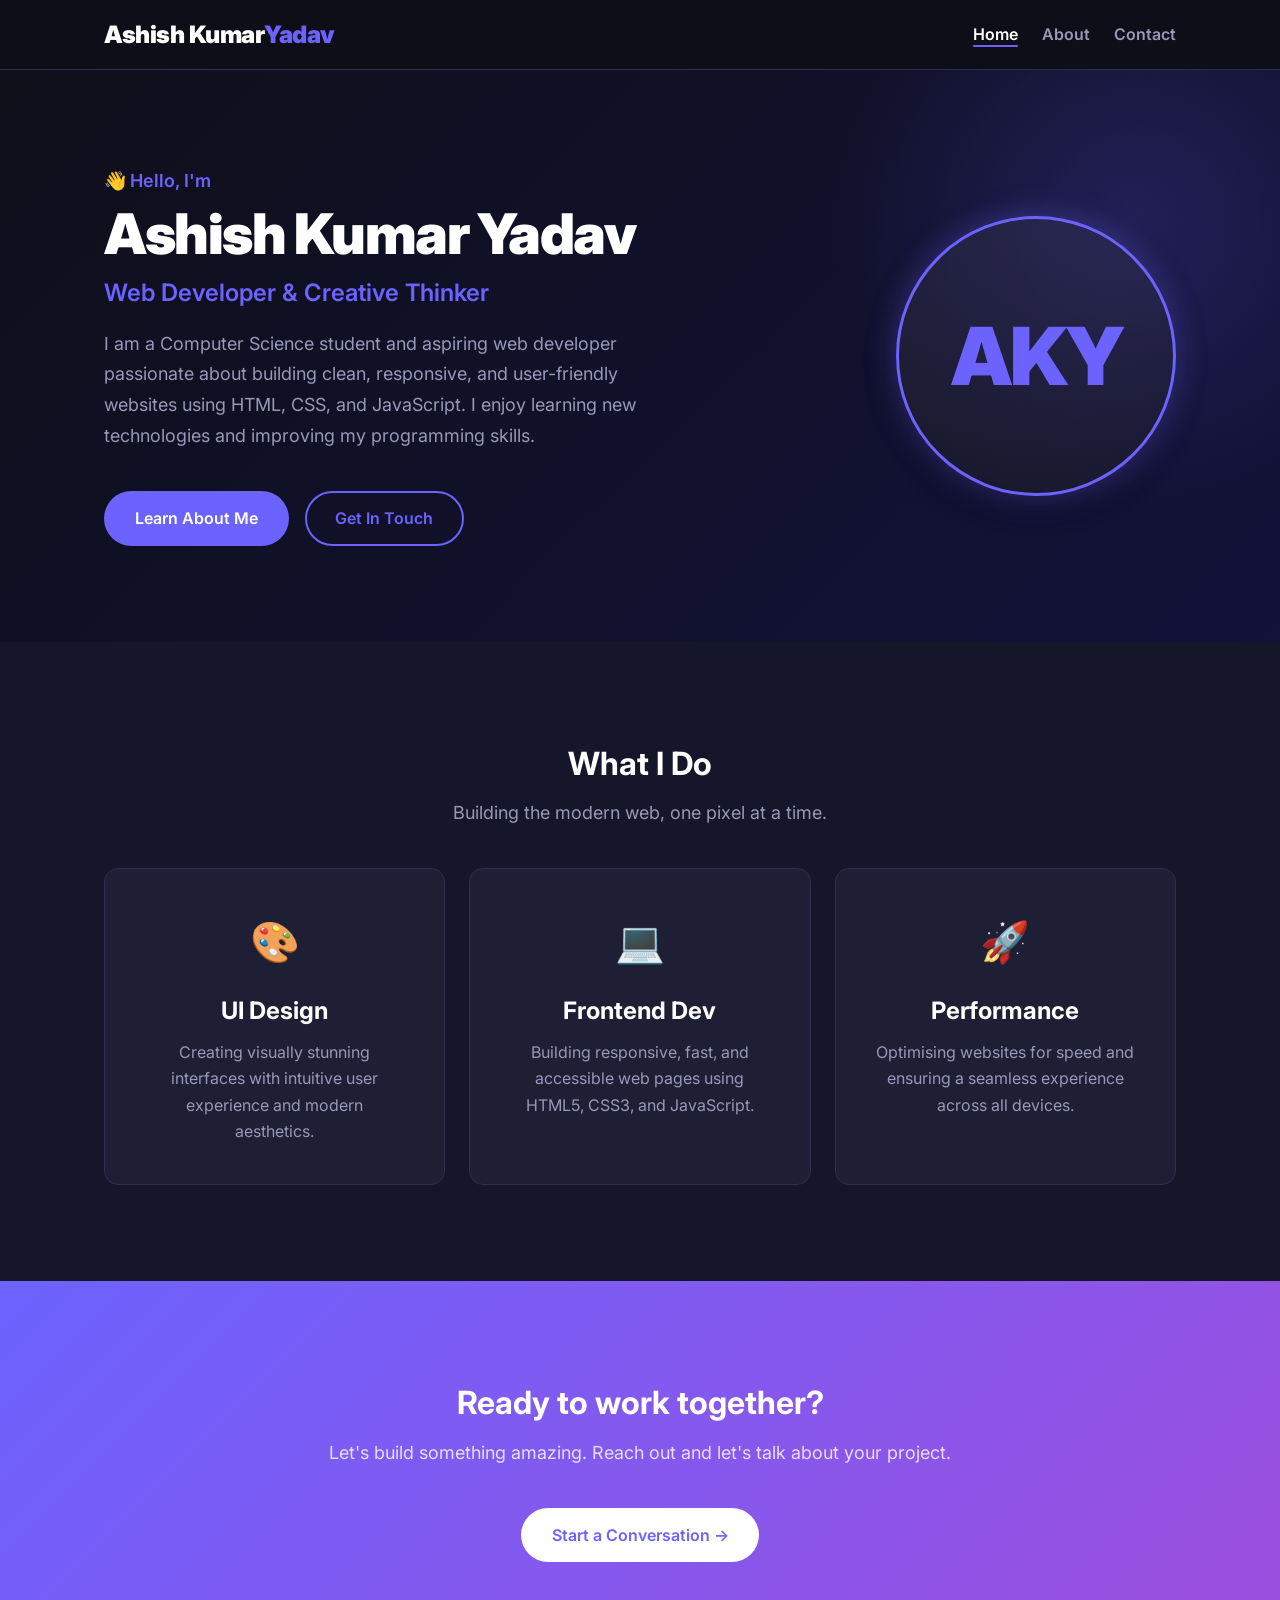
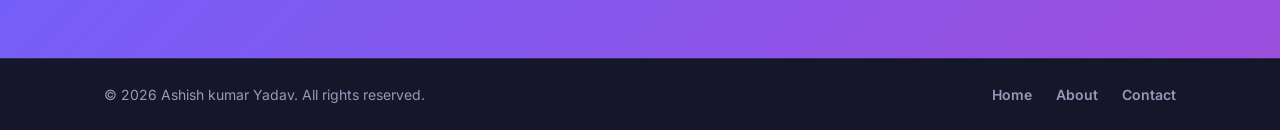
<file: index.html>
<!DOCTYPE html>
<html lang="en">
<head>
  <meta charset="UTF-8" />
  <meta name="viewport" content="width=device-width, initial-scale=1.0" />
  <meta name="description" content="Welcome to Ashish Kumar Yadav personal portfolio website. Explore my work, skills, and interests." />
  <title>Home | Ashish Kumar Yadav</title>
  <link rel="stylesheet" href="css/style.css" />
  <link href="https://fonts.googleapis.com/css2?family=Inter:wght@300;400;600;700;900&display=swap" rel="stylesheet" />
</head>
<body>

  <!-- ===== HEADER & NAV ===== -->
  <header class="site-header">
    <div class="container nav-container">
      <a href="index.html" class="logo">Ashish Kumar<span>Yadav</span></a>
      <button class="hamburger" id="hamburger" aria-label="Toggle navigation" aria-expanded="false">
        <span></span><span></span><span></span>
      </button>
      <nav class="nav-menu" id="navMenu">
        <ul class="nav-list">
          <li><a href="index.html" class="nav-link active">Home</a></li>
          <li><a href="about.html" class="nav-link">About</a></li>
          <li><a href="contact.html" class="nav-link">Contact</a></li>
        </ul>
      </nav>
    </div>
  </header>

  <!-- ===== MAIN ===== -->
  <main>

    <!-- Hero Section -->
    <section class="hero" id="hero">
      <div class="container hero-content">
        <div class="hero-text">
          <p class="hero-greeting">👋 Hello, I'm</p>
          <h1 class="hero-name">Ashish Kumar Yadav</h1>
          <p class="hero-tagline">Web Developer &amp; Creative Thinker</p>
          <p class="hero-description">
            I am a Computer Science student and aspiring web developer passionate about building
            clean, responsive, and user-friendly websites using HTML, CSS, and JavaScript.
            I enjoy learning new technologies and improving my programming skills.
          </p>
          <div class="hero-actions">
            <a href="about.html" class="btn btn-primary">Learn About Me</a>
            <a href="contact.html" class="btn btn-outline">Get In Touch</a>
          </div>
        </div>
        <div class="hero-visual" aria-hidden="true">
          <div class="avatar-ring">
            <div class="avatar-inner">AKY</div>
          </div>
        </div>
      </div>
    </section>

    <!-- Introduction Section -->
    <section class="intro-section" id="intro">
      <div class="container">
        <h2 class="section-title">What I Do</h2>
        <p class="section-subtitle">Building the modern web, one pixel at a time.</p>
        <div class="cards-grid">
          <article class="card">
            <div class="card-icon">🎨</div>
            <h3>UI Design</h3>
            <p>Creating visually stunning interfaces with intuitive user experience and modern aesthetics.</p>
          </article>
          <article class="card">
            <div class="card-icon">💻</div>
            <h3>Frontend Dev</h3>
            <p>Building responsive, fast, and accessible web pages using HTML5, CSS3, and JavaScript.</p>
          </article>
          <article class="card">
            <div class="card-icon">🚀</div>
            <h3>Performance</h3>
            <p>Optimising websites for speed and ensuring a seamless experience across all devices.</p>
          </article>
        </div>
      </div>
    </section>

    <!-- CTA Section -->
    <section class="cta-section">
      <div class="container cta-content">
        <h2>Ready to work together?</h2>
        <p>Let's build something amazing. Reach out and let's talk about your project.</p>
        <a href="contact.html" class="btn btn-light">Start a Conversation →</a>
      </div>
    </section>

  </main>

  <!-- ===== FOOTER ===== -->
  <footer class="site-footer">
    <div class="container footer-container">
      <p>&copy; 2026 Ashish kumar Yadav. All rights reserved.</p>
      <nav aria-label="Footer navigation">
        <a href="index.html">Home</a>
        <a href="about.html">About</a>
        <a href="contact.html">Contact</a>
      </nav>
    </div>
  </footer>

  <script src="js/script.js"></script>
</body>
</html>
</file>
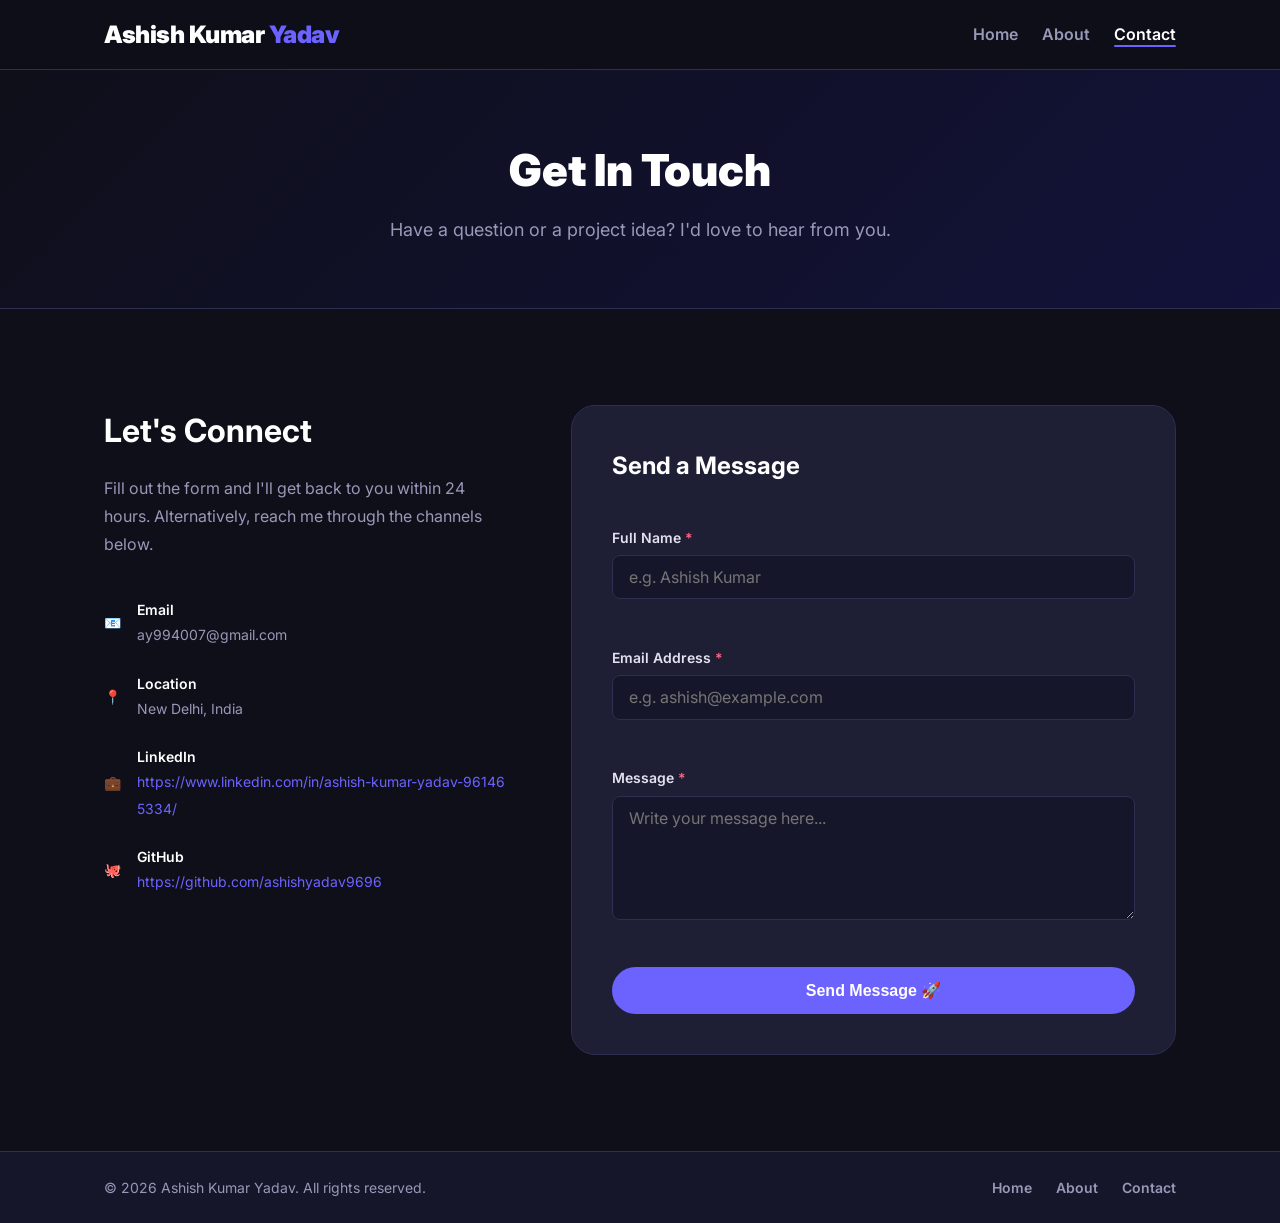
<file: contact.html>
<!DOCTYPE html>
<html lang="en">
<head>
  <meta charset="UTF-8" />
  <meta name="viewport" content="width=device-width, initial-scale=1.0" />
  <meta name="description" content="Get in touch with Ashish kumar Yadav — web developer and student." />
  <title>Contact | Ashish Kumar Yadav</title>
  <link rel="stylesheet" href="css/style.css" />
  <link href="https://fonts.googleapis.com/css2?family=Inter:wght@300;400;600;700;900&display=swap" rel="stylesheet" />
</head>
<body>

  <!-- ===== HEADER & NAV ===== -->
  <header class="site-header">
    <div class="container nav-container">
      <a href="index.html" class="logo">Ashish Kumar <span>Yadav</span></a>
      <button class="hamburger" id="hamburger" aria-label="Toggle navigation" aria-expanded="false">
        <span></span><span></span><span></span>
      </button>
      <nav class="nav-menu" id="navMenu">
        <ul class="nav-list">
          <li><a href="index.html" class="nav-link">Home</a></li>
          <li><a href="about.html" class="nav-link">About</a></li>
          <li><a href="contact.html" class="nav-link active">Contact</a></li>
        </ul>
      </nav>
    </div>
  </header>

  <!-- ===== MAIN ===== -->
  <main>

    <!-- Page Hero -->
    <section class="page-hero">
      <div class="container">
        <h1>Get In Touch</h1>
        <p>Have a question or a project idea? I'd love to hear from you.</p>
      </div>
    </section>

    <!-- Contact Section -->
    <section class="contact-section">
      <div class="container contact-grid">

        <!-- Contact Info -->
        <aside class="contact-info">
          <h2>Let's Connect</h2>
          <p>Fill out the form and I'll get back to you within 24 hours. Alternatively, reach me through the channels below.</p>
          <ul class="contact-details">
            <li>
              <span class="contact-icon">📧</span>
              <div>
                <strong>Email</strong>
                <span>ay994007@gmail.com</span>
              </div>
            </li>
            <li>
              <span class="contact-icon">📍</span>
              <div>
                <strong>Location</strong>
                <span>New Delhi, India</span>
              </div>
            </li>
            <li>
              <span class="contact-icon">💼</span>
              <div>
                <strong>LinkedIn</strong>
                <a href="https://www.linkedin.com/in/ashish-kumar-yadav-961465334/" target="_blank" rel="noopener noreferrer">https://www.linkedin.com/in/ashish-kumar-yadav-961465334/</a>
              </div>
            </li>
            <li>
              <span class="contact-icon">🐙</span>
              <div>
                <strong>GitHub</strong>
                <a href="https://github.com/ashishyadav9696" target="_blank" rel="noopener noreferrer">https://github.com/ashishyadav9696</a>
              </div>
            </li>
          </ul>
        </aside>

        <!-- Contact Form -->
        <div class="contact-form-wrapper">
          <form id="contactForm" class="contact-form" novalidate>
            <h2>Send a Message</h2>

            <!-- Name Field -->
            <div class="form-group">
              <label for="name">Full Name <span class="required">*</span></label>
              <input
                type="text"
                id="name"
                name="name"
                placeholder="e.g. Ashish Kumar"
                autocomplete="name"
              />
              <span class="error-msg" id="nameError" role="alert"></span>
            </div>

            <!-- Email Field -->
            <div class="form-group">
              <label for="email">Email Address <span class="required">*</span></label>
              <input
                type="email"
                id="email"
                name="email"
                placeholder="e.g. ashish@example.com"
                autocomplete="email"
              />
              <span class="error-msg" id="emailError" role="alert"></span>
            </div>

            <!-- Message Field -->
            <div class="form-group">
              <label for="message">Message <span class="required">*</span></label>
              <textarea
                id="message"
                name="message"
                rows="5"
                placeholder="Write your message here..."
              ></textarea>
              <span class="error-msg" id="messageError" role="alert"></span>
            </div>

            <button type="submit" class="btn btn-primary btn-full" id="submitBtn">
              Send Message 🚀
            </button>
          </form>

          <!-- Success Message (hidden by default) -->
          <div class="success-panel" id="successPanel" aria-live="polite" hidden>
            <div class="success-icon">✅</div>
            <h3>Message Sent!</h3>
            <p id="successSummary"></p>
            <button class="btn btn-outline" id="resetBtn">Send Another Message</button>
          </div>
        </div>

      </div>
    </section>

  </main>

  <!-- ===== FOOTER ===== -->
  <footer class="site-footer">
    <div class="container footer-container">
      <p>&copy; 2026 Ashish Kumar Yadav. All rights reserved.</p>
      <nav aria-label="Footer navigation">
        <a href="index.html">Home</a>
        <a href="about.html">About</a>
        <a href="contact.html">Contact</a>
      </nav>
    </div>
  </footer>

  <script src="js/script.js"></script>
</body>
</html>
</file>
<file: css/style.css>
/* ============================================================
   style.css — Alex Carter Portfolio Website
   A modern, responsive stylesheet using Flexbox + media queries
   ============================================================ */

/* ── 1. CSS Custom Properties (Design Tokens) ─────────────── */
:root {
  --clr-primary:     #6c63ff;
  --clr-primary-dk:  #574fd6;
  --clr-accent:      #ff6584;
  --clr-bg:          #0f0f1a;
  --clr-bg-alt:      #16162a;
  --clr-surface:     #1e1e35;
  --clr-border:      #2e2e50;
  --clr-text:        #e2e2f0;
  --clr-muted:       #9898b8;
  --clr-white:       #ffffff;

  --ff-base:   'Inter', system-ui, sans-serif;
  --fw-light:  300;
  --fw-reg:    400;
  --fw-semi:   600;
  --fw-bold:   700;
  --fw-black:  900;

  --fs-sm:   0.875rem;
  --fs-base: 1rem;
  --fs-lg:   1.125rem;
  --fs-xl:   1.5rem;
  --fs-2xl:  2rem;
  --fs-3xl:  2.75rem;
  --fs-4xl:  3.5rem;

  --space-xs:  0.5rem;
  --space-sm:  1rem;
  --space-md:  1.5rem;
  --space-lg:  2.5rem;
  --space-xl:  4rem;
  --space-2xl: 6rem;

  --radius-sm: 8px;
  --radius-md: 14px;
  --radius-lg: 24px;
  --radius-full: 9999px;

  --shadow-sm: 0 2px 8px rgba(0,0,0,.35);
  --shadow-md: 0 8px 30px rgba(0,0,0,.45);
  --shadow-glow: 0 0 30px rgba(108,99,255,.4);

  --transition: 0.25s ease;
  --nav-height: 70px;
}

/* ── 2. Reset & Base ──────────────────────────────────────── */
*, *::before, *::after { box-sizing: border-box; margin: 0; padding: 0; }

html { scroll-behavior: smooth; }

body {
  font-family: var(--ff-base);
  font-size:   var(--fs-base);
  font-weight: var(--fw-reg);
  color:       var(--clr-text);
  background:  var(--clr-bg);
  line-height: 1.65;
  min-height:  100vh;
  display:     flex;
  flex-direction: column;
}

main { flex: 1; }

img { display: block; max-width: 100%; }

a { color: inherit; text-decoration: none; transition: color var(--transition); }

ul { list-style: none; }

/* ── 3. Utilities ─────────────────────────────────────────── */
.container {
  width: 100%;
  max-width: 1120px;
  margin-inline: auto;
  padding-inline: var(--space-md);
}

.section-title {
  font-size: var(--fs-2xl);
  font-weight: var(--fw-bold);
  color: var(--clr-white);
  text-align: center;
  margin-bottom: var(--space-xs);
}

.section-subtitle {
  text-align: center;
  color: var(--clr-muted);
  margin-bottom: var(--space-lg);
  font-size: var(--fs-lg);
}

/* ── 4. Buttons ───────────────────────────────────────────── */
.btn {
  display: inline-flex;
  align-items: center;
  gap: 0.4rem;
  padding: 0.75rem 1.8rem;
  border-radius: var(--radius-full);
  font-weight: var(--fw-semi);
  font-size: var(--fs-base);
  cursor: pointer;
  border: 2px solid transparent;
  transition: all var(--transition);
  white-space: nowrap;
}

.btn-primary {
  background: var(--clr-primary);
  color: var(--clr-white);
}
.btn-primary:hover {
  background: var(--clr-primary-dk);
  transform: translateY(-2px);
  box-shadow: var(--shadow-glow);
}

.btn-outline {
  border-color: var(--clr-primary);
  color: var(--clr-primary);
  background: transparent;
}
.btn-outline:hover {
  background: var(--clr-primary);
  color: var(--clr-white);
  transform: translateY(-2px);
}

.btn-light {
  background: var(--clr-white);
  color: var(--clr-primary);
}
.btn-light:hover {
  background: var(--clr-primary);
  color: var(--clr-white);
  transform: translateY(-2px);
}

.btn-full { width: 100%; justify-content: center; }

/* ── 5. Header & Navigation ───────────────────────────────── */
.site-header {
  position: sticky;
  top: 0;
  z-index: 100;
  height: var(--nav-height);
  background: rgba(15, 15, 26, 0.85);
  backdrop-filter: blur(14px);
  border-bottom: 1px solid var(--clr-border);
}

.nav-container {
  display: flex;
  align-items: center;
  justify-content: space-between;
  height: 100%;
}

/* Logo */
.logo {
  font-size: var(--fs-xl);
  font-weight: var(--fw-black);
  color: var(--clr-white);
  letter-spacing: -0.5px;
}
.logo span { color: var(--clr-primary); }

/* Nav list */
.nav-list {
  display: flex;
  gap: var(--space-md);
}

.nav-link {
  font-weight: var(--fw-semi);
  color: var(--clr-muted);
  position: relative;
  padding-bottom: 3px;
}
.nav-link::after {
  content: '';
  position: absolute;
  bottom: 0; left: 0;
  width: 0; height: 2px;
  background: var(--clr-primary);
  border-radius: var(--radius-full);
  transition: width var(--transition);
}
.nav-link:hover,
.nav-link.active {
  color: var(--clr-white);
}
.nav-link:hover::after,
.nav-link.active::after {
  width: 100%;
}

/* Hamburger */
.hamburger {
  display: none;
  flex-direction: column;
  justify-content: space-between;
  width: 28px;
  height: 20px;
  background: none;
  border: none;
  cursor: pointer;
  padding: 0;
}
.hamburger span {
  display: block;
  height: 2px;
  width: 100%;
  background: var(--clr-white);
  border-radius: var(--radius-full);
  transition: transform var(--transition), opacity var(--transition);
}
/* Hamburger open state */
.hamburger.open span:nth-child(1) { transform: translateY(9px) rotate(45deg); }
.hamburger.open span:nth-child(2) { opacity: 0; }
.hamburger.open span:nth-child(3) { transform: translateY(-9px) rotate(-45deg); }

/* ── 6. Hero Section ──────────────────────────────────────── */
.hero {
  padding-block: var(--space-2xl);
  background: linear-gradient(135deg, var(--clr-bg) 0%, #12123a 100%);
  position: relative;
  overflow: hidden;
}
.hero::before {
  content: '';
  position: absolute;
  top: -150px; right: -150px;
  width: 600px; height: 600px;
  background: radial-gradient(circle, rgba(108,99,255,.18) 0%, transparent 70%);
  pointer-events: none;
}

.hero-content {
  display: flex;
  align-items: center;
  justify-content: space-between;
  gap: var(--space-xl);
}

.hero-text { flex: 1; max-width: 560px; }

.hero-greeting {
  font-size: var(--fs-lg);
  color: var(--clr-primary);
  font-weight: var(--fw-semi);
  margin-bottom: var(--space-xs);
}

.hero-name {
  font-size: clamp(2.5rem, 6vw, var(--fs-4xl));
  font-weight: var(--fw-black);
  color: var(--clr-white);
  line-height: 1.1;
  letter-spacing: -1.5px;
  margin-bottom: var(--space-xs);
}

.hero-tagline {
  font-size: var(--fs-xl);
  color: var(--clr-primary);
  font-weight: var(--fw-semi);
  margin-bottom: var(--space-sm);
}

.hero-description {
  color: var(--clr-muted);
  font-size: var(--fs-lg);
  line-height: 1.7;
  margin-bottom: var(--space-lg);
}

.hero-actions {
  display: flex;
  flex-wrap: wrap;
  gap: var(--space-sm);
}

/* Avatar */
.hero-visual { flex-shrink: 0; }

.avatar-ring {
  width: 280px; height: 280px;
  border-radius: 50%;
  border: 3px solid var(--clr-primary);
  display: flex;
  align-items: center;
  justify-content: center;
  background: linear-gradient(135deg, var(--clr-surface), var(--clr-bg-alt));
  box-shadow: var(--shadow-glow), var(--shadow-md);
  animation: floatAvatar 4s ease-in-out infinite;
}

.avatar-ring.large { width: 200px; height: 200px; }

.avatar-inner {
  font-size: 5rem;
  font-weight: var(--fw-black);
  color: var(--clr-primary);
  letter-spacing: -2px;
}

.avatar-ring.large .avatar-inner { font-size: 3.5rem; }

@keyframes floatAvatar {
  0%, 100% { transform: translateY(0); }
  50%       { transform: translateY(-14px); }
}

/* ── 7. Intro / Cards Section ─────────────────────────────── */
.intro-section {
  padding-block: var(--space-2xl);
  background: var(--clr-bg-alt);
}

.cards-grid {
  display: grid;
  grid-template-columns: repeat(auto-fit, minmax(260px, 1fr));
  gap: var(--space-md);
}

.card {
  background: var(--clr-surface);
  border: 1px solid var(--clr-border);
  border-radius: var(--radius-md);
  padding: var(--space-lg);
  transition: transform var(--transition), box-shadow var(--transition), border-color var(--transition);
  text-align: center;
}
.card:hover {
  transform: translateY(-6px);
  box-shadow: var(--shadow-glow);
  border-color: var(--clr-primary);
}

.card-icon { font-size: 2.5rem; margin-bottom: var(--space-sm); }
.card h3   { font-size: var(--fs-xl); color: var(--clr-white); margin-bottom: var(--space-xs); }
.card p    { color: var(--clr-muted); line-height: 1.65; }

/* ── 8. CTA Section ───────────────────────────────────────── */
.cta-section {
  padding-block: var(--space-2xl);
  background: linear-gradient(135deg, var(--clr-primary) 0%, #9d4edd 100%);
}

.cta-content {
  text-align: center;
}
.cta-content h2 {
  font-size: var(--fs-2xl);
  font-weight: var(--fw-bold);
  color: var(--clr-white);
  margin-bottom: var(--space-xs);
}
.cta-content p {
  color: rgba(255,255,255,.8);
  margin-bottom: var(--space-lg);
  font-size: var(--fs-lg);
}

/* ── 9. Page Hero (About / Contact) ───────────────────────── */
.page-hero {
  padding-block: var(--space-xl);
  background: linear-gradient(135deg, var(--clr-bg) 0%, #12123a 100%);
  text-align: center;
  border-bottom: 1px solid var(--clr-border);
}
.page-hero h1 {
  font-size: clamp(2rem, 5vw, var(--fs-3xl));
  font-weight: var(--fw-black);
  color: var(--clr-white);
  margin-bottom: var(--space-xs);
}
.page-hero p {
  color: var(--clr-muted);
  font-size: var(--fs-lg);
}

/* ── 10. About — Bio Section ──────────────────────────────── */
.bio-section { padding-block: var(--space-2xl); }

.bio-grid {
  display: flex;
  align-items: flex-start;
  gap: var(--space-xl);
}

.bio-text h2 {
  font-size: var(--fs-2xl);
  color: var(--clr-white);
  font-weight: var(--fw-bold);
  margin-bottom: var(--space-sm);
}
.bio-text p {
  color: var(--clr-muted);
  margin-bottom: var(--space-sm);
  line-height: 1.75;
}

.bio-badges {
  display: flex;
  flex-wrap: wrap;
  gap: var(--space-xs);
  margin-top: var(--space-md);
}
.badge {
  background: var(--clr-surface);
  border: 1px solid var(--clr-border);
  padding: 0.4rem 1rem;
  border-radius: var(--radius-full);
  font-size: var(--fs-sm);
  color: var(--clr-text);
  font-weight: var(--fw-semi);
}

/* ── 11. About — Skills Section ───────────────────────────── */
.skills-section {
  padding-block: var(--space-2xl);
  background: var(--clr-bg-alt);
}

.skills-grid {
  display: grid;
  grid-template-columns: repeat(auto-fit, minmax(300px, 1fr));
  gap: var(--space-lg);
}

.skill-category {
  background: var(--clr-surface);
  border: 1px solid var(--clr-border);
  border-radius: var(--radius-md);
  padding: var(--space-lg);
}
.skill-category h3 {
  font-size: var(--fs-xl);
  color: var(--clr-primary);
  font-weight: var(--fw-bold);
  margin-bottom: var(--space-md);
}

.skill-list { display: flex; flex-direction: column; gap: var(--space-sm); }

.skill-list li {
  display: flex;
  flex-direction: column;
  gap: 4px;
}

.skill-name {
  font-size: var(--fs-sm);
  font-weight: var(--fw-semi);
  color: var(--clr-text);
}

.skill-bar {
  height: 8px;
  background: var(--clr-border);
  border-radius: var(--radius-full);
  overflow: hidden;
}

.skill-fill {
  height: 100%;
  width: 0;                       /* animated by JS */
  background: linear-gradient(90deg, var(--clr-primary), var(--clr-accent));
  border-radius: var(--radius-full);
  transition: width 1s ease;
}

/* ── 11b. Skill Logo Cards ────────────────────────────────── */
.skill-logo-grid {
  display: grid;
  grid-template-columns: repeat(4, 1fr);
  gap: var(--space-md);
}

.skill-logo-card {
  background: var(--clr-surface);
  border: 1px solid var(--clr-border);
  border-radius: var(--radius-md);
  padding: var(--space-lg) var(--space-md);
  text-align: center;
  cursor: default;
  transition: transform var(--transition),
              box-shadow var(--transition),
              border-color var(--transition);
}
.skill-logo-card:hover {
  transform: translateY(-7px);
  box-shadow: var(--shadow-glow);
  border-color: var(--clr-primary);
}

.skill-logo-img-wrap {
  width: 80px;
  height: 80px;
  margin: 0 auto var(--space-sm);
  display: flex;
  align-items: center;
  justify-content: center;
  background: var(--clr-bg-alt);
  border-radius: var(--radius-md);
  border: 1px solid var(--clr-border);
  transition: border-color var(--transition);
}
.skill-logo-card:hover .skill-logo-img-wrap {
  border-color: var(--clr-primary);
}

.skill-logo-img-wrap img {
  width: 44px;
  height: 44px;
  object-fit: contain;
  transition: transform var(--transition);
}
.skill-logo-card:hover .skill-logo-img-wrap img {
  transform: scale(1.12);
}

.skill-logo-card h3 {
  font-size: var(--fs-base);
  font-weight: var(--fw-bold);
  color: var(--clr-white);
  margin-bottom: 6px;
}

.skill-logo-card p {
  font-size: var(--fs-sm);
  color: var(--clr-muted);
  line-height: 1.55;
}

/* Responsive — skill logo grid */
@media (max-width: 900px) {
  .skill-logo-grid { grid-template-columns: repeat(2, 1fr); }
}
@media (max-width: 480px) {
  .skill-logo-grid { grid-template-columns: repeat(2, 1fr); gap: var(--space-sm); }
  .skill-logo-card  { padding: var(--space-md) var(--space-sm); }
}



/* ── 12. About — Education Timeline ───────────────────────── */
.education-section { padding-block: var(--space-2xl); }

.timeline {
  position: relative;
  padding-left: var(--space-lg);
}
.timeline::before {
  content: '';
  position: absolute;
  left: 6px; top: 4px;
  width: 2px;
  height: 100%;
  background: linear-gradient(to bottom, var(--clr-primary), transparent);
}

.timeline-item {
  position: relative;
  margin-bottom: var(--space-lg);
}
.timeline-item:last-child { margin-bottom: 0; }

.timeline-dot {
  position: absolute;
  left: calc(-1 * var(--space-lg) + 1px);
  top: 6px;
  width: 14px; height: 14px;
  border-radius: 50%;
  background: var(--clr-primary);
  border: 3px solid var(--clr-bg);
  box-shadow: 0 0 0 3px var(--clr-primary);
  transform: translateX(-50%);
}

.timeline-content {
  background: var(--clr-surface);
  border: 1px solid var(--clr-border);
  border-radius: var(--radius-md);
  padding: var(--space-md);
  transition: border-color var(--transition);
}
.timeline-content:hover { border-color: var(--clr-primary); }

.timeline-year {
  display: inline-block;
  font-size: var(--fs-sm);
  font-weight: var(--fw-semi);
  color: var(--clr-primary);
  margin-bottom: var(--space-xs);
}
.timeline-content h3 {
  font-size: var(--fs-lg);
  color: var(--clr-white);
  font-weight: var(--fw-bold);
  margin-bottom: 2px;
}
.timeline-place {
  font-size: var(--fs-sm);
  color: var(--clr-accent);
  font-weight: var(--fw-semi);
  margin-bottom: var(--space-xs);
}
.timeline-content > p:last-child { color: var(--clr-muted); }

/* ── 13. Contact Section ──────────────────────────────────── */
.contact-section { padding-block: var(--space-2xl); }

.contact-grid {
  display: grid;
  grid-template-columns: 1fr 1.5fr;
  gap: var(--space-xl);
  align-items: start;
}

/* Info panel */
.contact-info h2 {
  font-size: var(--fs-2xl);
  color: var(--clr-white);
  font-weight: var(--fw-bold);
  margin-bottom: var(--space-sm);
}
.contact-info > p {
  color: var(--clr-muted);
  margin-bottom: var(--space-lg);
  line-height: 1.75;
}

.contact-details { display: flex; flex-direction: column; gap: var(--space-md); }
.contact-details li {
  display: flex;
  align-items: center;
  gap: var(--space-sm);
}
.contact-icon {
  font-size: 1.6rem;
  flex-shrink: 0;
}
.contact-details strong {
  display: block;
  color: var(--clr-white);
  font-weight: var(--fw-semi);
  font-size: var(--fs-sm);
}
.contact-details span {
  color: var(--clr-muted);
  font-size: var(--fs-sm);
}
.contact-details a {
  color: var(--clr-primary);
  font-size: var(--fs-sm);
  word-break: break-all;
}
.contact-details a:hover {
  color: var(--clr-white);
  text-decoration: underline;
}

/* Form */
.contact-form-wrapper {
  background: var(--clr-surface);
  border: 1px solid var(--clr-border);
  border-radius: var(--radius-lg);
  padding: var(--space-lg);
}

.contact-form h2 {
  font-size: var(--fs-xl);
  color: var(--clr-white);
  font-weight: var(--fw-bold);
  margin-bottom: var(--space-lg);
}

.form-group {
  margin-bottom: var(--space-md);
  display: flex;
  flex-direction: column;
  gap: 6px;
}

.form-group label {
  font-size: var(--fs-sm);
  font-weight: var(--fw-semi);
  color: var(--clr-text);
}

.required { color: var(--clr-accent); }

.form-group input,
.form-group textarea {
  background: var(--clr-bg-alt);
  border: 1.5px solid var(--clr-border);
  border-radius: var(--radius-sm);
  color: var(--clr-text);
  font-family: var(--ff-base);
  font-size: var(--fs-base);
  padding: 0.7rem 1rem;
  outline: none;
  transition: border-color var(--transition), box-shadow var(--transition);
  resize: vertical;
}

.form-group input:focus,
.form-group textarea:focus {
  border-color: var(--clr-primary);
  box-shadow: 0 0 0 3px rgba(108,99,255,.25);
}

/* Validation states */
.form-group input.invalid,
.form-group textarea.invalid {
  border-color: var(--clr-accent);
  box-shadow: 0 0 0 3px rgba(255,101,132,.2);
}
.form-group input.valid,
.form-group textarea.valid {
  border-color: #4caf50;
}

.error-msg {
  font-size: var(--fs-sm);
  color: var(--clr-accent);
  min-height: 1.2em;
  display: block;
}

/* Success panel */
.success-panel {
  text-align: center;
  padding: var(--space-xl) var(--space-md);
}
.success-panel[hidden] { display: none; }
.success-icon { font-size: 4rem; margin-bottom: var(--space-sm); }
.success-panel h3 {
  font-size: var(--fs-2xl);
  color: var(--clr-white);
  font-weight: var(--fw-bold);
  margin-bottom: var(--space-xs);
}
.success-panel p {
  color: var(--clr-muted);
  margin-bottom: var(--space-lg);
  line-height: 1.7;
}

/* ── 14. Footer ───────────────────────────────────────────── */
.site-footer {
  background: var(--clr-bg-alt);
  border-top: 1px solid var(--clr-border);
  padding-block: var(--space-md);
}

.footer-container {
  display: flex;
  align-items: center;
  justify-content: space-between;
  flex-wrap: wrap;
  gap: var(--space-sm);
}
.footer-container p { color: var(--clr-muted); font-size: var(--fs-sm); }
.footer-container nav {
  display: flex;
  gap: var(--space-md);
}
.footer-container nav a {
  font-size: var(--fs-sm);
  color: var(--clr-muted);
  font-weight: var(--fw-semi);
}
.footer-container nav a:hover { color: var(--clr-primary); }

/* ── 15. Responsive — Tablet (≤ 900px) ───────────────────── */
@media (max-width: 900px) {
  .hero-content {
    flex-direction: column-reverse;
    text-align: center;
  }
  .hero-actions { justify-content: center; }
  .hero-visual { display: flex; justify-content: center; }
  .avatar-ring { width: 200px; height: 200px; }
  .avatar-inner { font-size: 3.5rem; }

  .bio-grid { flex-direction: column; align-items: center; text-align: center; }
  .bio-badges { justify-content: center; }

  .contact-grid { grid-template-columns: 1fr; }
}

/* ── 16. Responsive — Mobile (≤ 600px) ───────────────────── */
@media (max-width: 600px) {
  :root {
    --space-2xl: 3.5rem;
    --space-xl:  2.5rem;
  }

  /* Mobile nav */
  .hamburger { display: flex; }

  .nav-menu {
    position: fixed;
    top: var(--nav-height);
    left: 0; right: 0;
    background: var(--clr-bg-alt);
    border-bottom: 1px solid var(--clr-border);
    padding: var(--space-md);
    transform: translateY(-110%);
    transition: transform 0.35s ease;
    z-index: 99;
    pointer-events: none;
  }
  .nav-menu.open { transform: translateY(0); pointer-events: auto; }

  .nav-list { flex-direction: column; gap: var(--space-sm); }
  .nav-link { font-size: var(--fs-lg); }

  .footer-container { flex-direction: column; text-align: center; }

  .cards-grid { grid-template-columns: 1fr; }
  .skills-grid { grid-template-columns: 1fr; }
}
</file>
